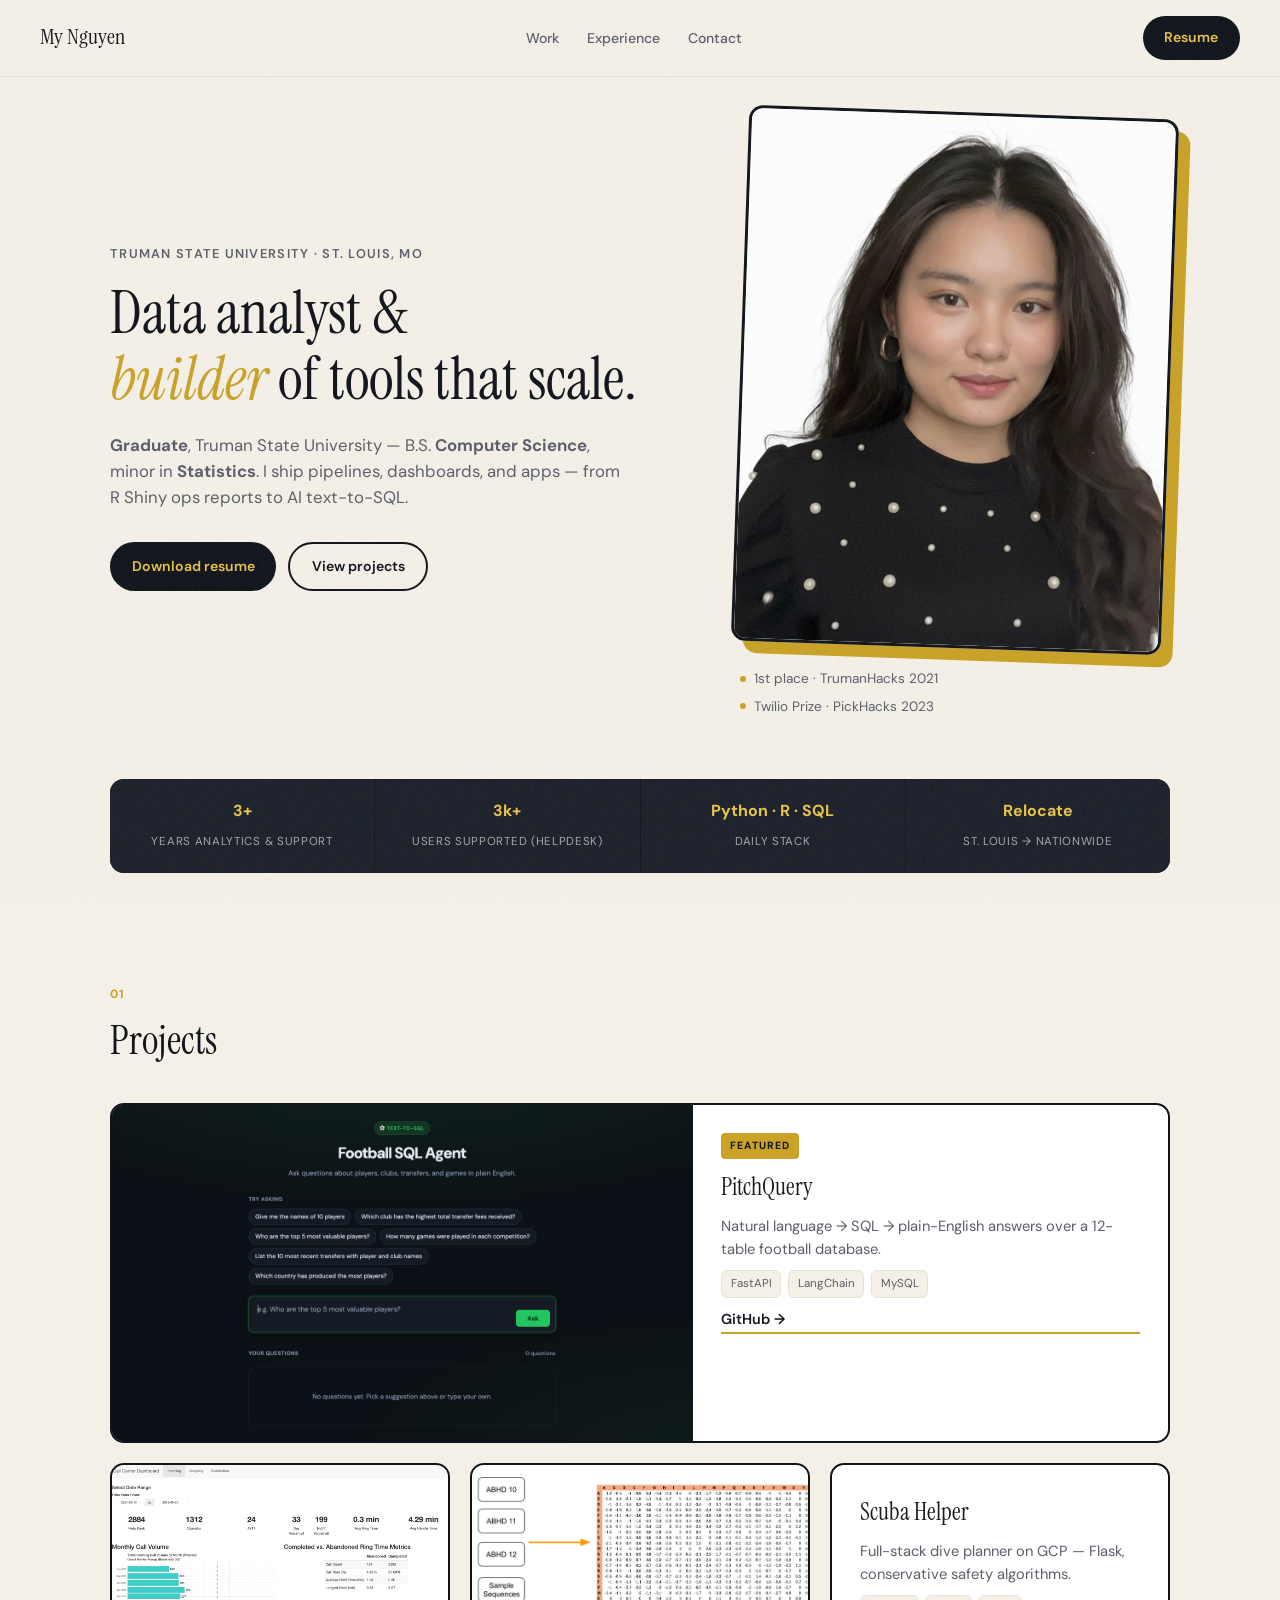
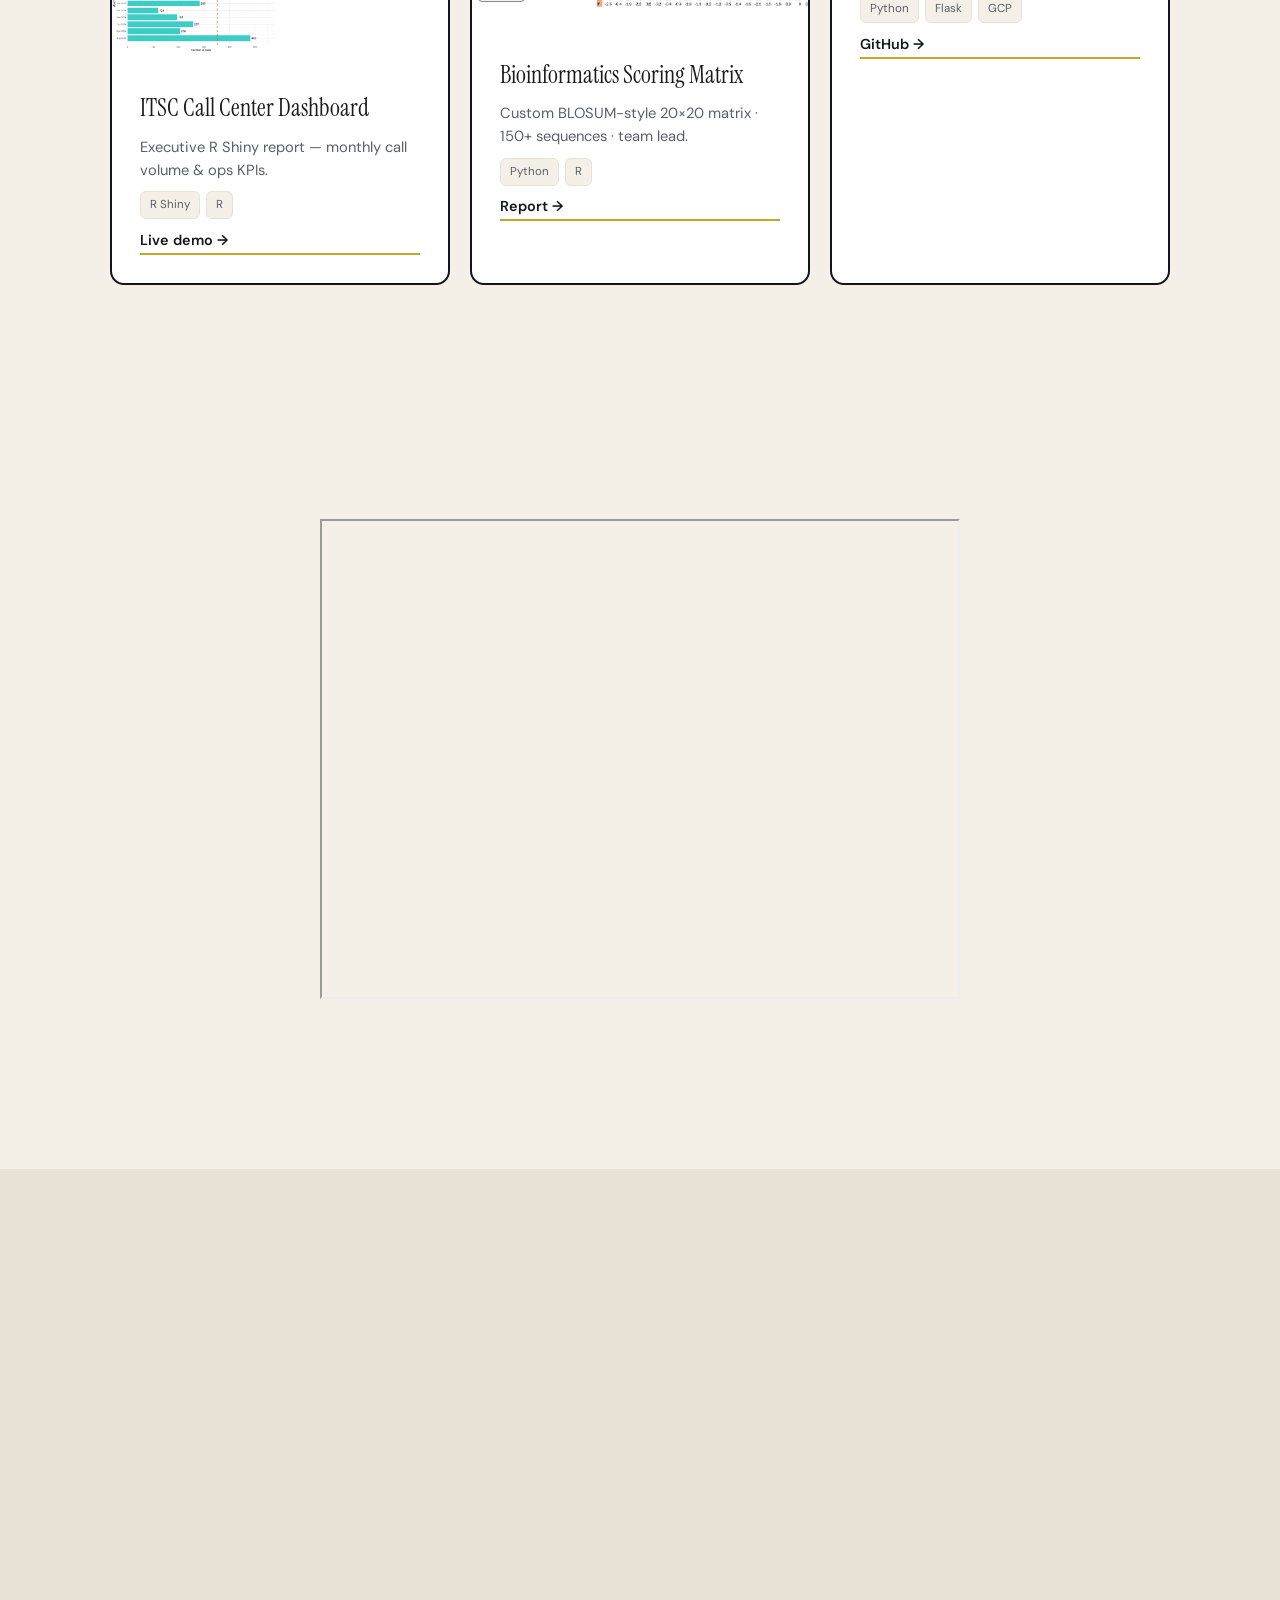
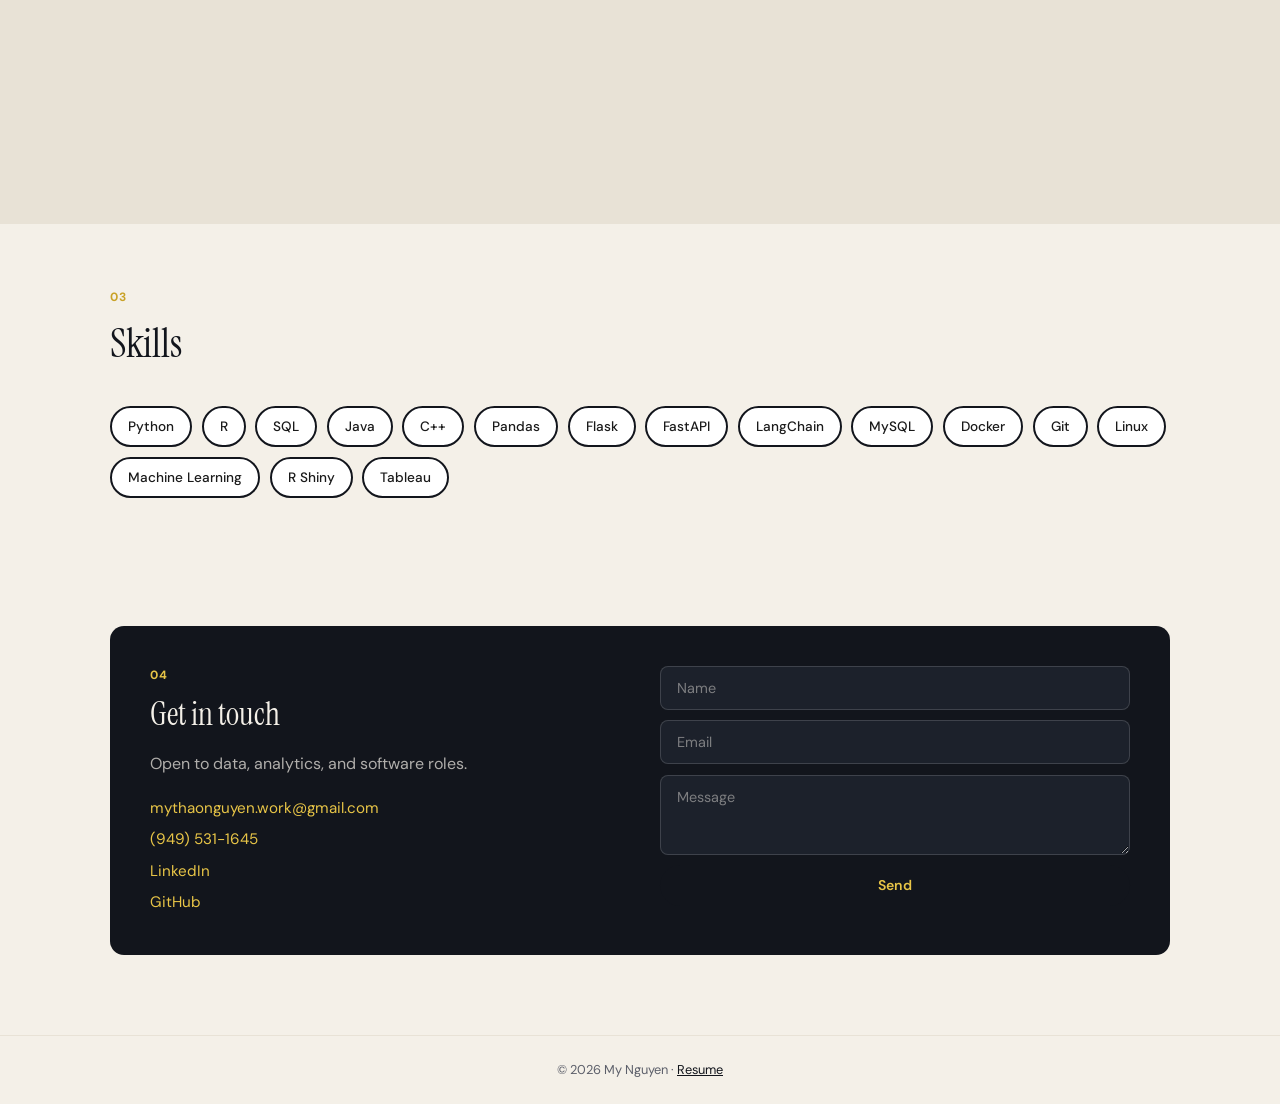
<file: index.html>
<!DOCTYPE html>
<html lang="en">
<head>
    <meta charset="UTF-8">
    <meta name="viewport" content="width=device-width, initial-scale=1.0">
    <title>My Nguyen · Data &amp; Analytics</title>
    <meta name="description" content="My Nguyen — B.S. Computer Science & Statistics minor, Truman State University. Data analyst, full-stack & ML projects.">
    <link rel="preconnect" href="https://fonts.googleapis.com">
    <link rel="preconnect" href="https://fonts.gstatic.com" crossorigin>
    <link href="https://fonts.googleapis.com/css2?family=Instrument+Serif:ital@0;1&family=DM+Sans:ital,opsz,wght@0,9..40,400;0,9..40,500;0,9..40,600;0,9..40,700;1,9..40,400&display=swap" rel="stylesheet">
    <link rel="stylesheet" href="stylesheet.css">
</head>
<body>
    <div class="grain" aria-hidden="true"></div>

    <nav class="nav">
        <a href="#home" class="nav-logo">My Nguyen</a>
        <ul class="nav-links">
            <li><a href="#work">Work</a></li>
            <li><a href="#experience">Experience</a></li>
            <li><a href="#contact">Contact</a></li>
        </ul>
        <a href="resume.pdf" class="btn btn-gold" target="_blank" rel="noopener">Resume</a>
    </nav>

    <header class="hero" id="home">
        <div class="hero-inner reveal">
            <div class="hero-text">
                <p class="label">Truman State University · St. Louis, MO</p>
                <h1 class="hero-name">Data analyst &amp;<br><em>builder</em> of tools that scale.</h1>
                <p class="hero-bio">
                    <strong>Graduate</strong>, Truman State University — B.S. <strong>Computer Science</strong>,
                    minor in <strong>Statistics</strong>. I ship pipelines, dashboards, and apps — from R Shiny ops reports to AI text-to-SQL.
                </p>
                <div class="hero-cta">
                    <a href="resume.pdf" class="btn btn-gold" target="_blank" rel="noopener">Download resume</a>
                    <a href="#work" class="btn btn-outline">View projects</a>
                </div>
            </div>
            <div class="hero-aside">
                <div class="portrait-wrap">
                    <img src="images/IMG_0112.jpg" alt="My Nguyen" class="portrait">
                </div>
                <ul class="award-list">
                    <li><span class="award-dot"></span> 1st place · TrumanHacks 2021</li>
                    <li><span class="award-dot"></span> Twilio Prize · PickHacks 2023</li>
                </ul>
            </div>
        </div>
        <div class="metric-row reveal delay-1">
            <div class="metric"><strong>3+</strong><span>years analytics &amp; support</span></div>
            <div class="metric"><strong>3k+</strong><span>users supported (helpdesk)</span></div>
            <div class="metric"><strong>Python · R · SQL</strong><span>daily stack</span></div>
            <div class="metric"><strong>Relocate</strong><span>St. Louis → nationwide</span></div>
        </div>
    </header>

    <main>
        <section id="work" class="block">
            <header class="block-head reveal">
                <span class="block-num">01</span>
                <h2>Projects</h2>
            </header>

            <article class="card card-feature reveal">
                <div class="card-visual">
                    <img src="images/output_PitchQuery.png" alt="PitchQuery">
                </div>
                <div class="card-copy">
                    <span class="tag">Featured</span>
                    <h3>PitchQuery</h3>
                    <p>Natural language → SQL → plain-English answers over a 12-table football database.</p>
                    <div class="chips"><span>FastAPI</span><span>LangChain</span><span>MySQL</span></div>
                    <a href="https://github.com/mythaonguyen/PitchQuery" class="text-link" target="_blank" rel="noopener">GitHub →</a>
                </div>
            </article>

            <div class="card-grid">
                <article class="card reveal">
                    <div class="card-visual card-visual-sm">
                        <img src="images/output_ITSC.png" alt="ITSC dashboard">
                    </div>
                    <div class="card-copy">
                        <h3>ITSC Call Center Dashboard</h3>
                        <p>Executive R Shiny report — monthly call volume &amp; ops KPIs.</p>
                        <div class="chips"><span>R Shiny</span><span>R</span></div>
                        <a href="https://itsc.shinyapps.io/ITSC_May2025" class="text-link" target="_blank" rel="noopener">Live demo →</a>
                    </div>
                </article>

                <article class="card reveal">
                    <div class="card-visual card-visual-sm">
                        <img src="images/output_Bioinformatics.png" alt="Bioinformatics">
                    </div>
                    <div class="card-copy">
                        <h3>Bioinformatics Scoring Matrix</h3>
                        <p>Custom BLOSUM-style 20×20 matrix · 150+ sequences · team lead.</p>
                        <div class="chips"><span>Python</span><span>R</span></div>
                        <a href="https://drive.google.com/drive/folders/1kYtw8YTBEoeg9QYuzcJqwKknhD3c3wiZ?usp=sharing" class="text-link" target="_blank" rel="noopener">Report →</a>
                    </div>
                </article>

                <article class="card reveal">
                    <div class="card-copy card-copy-only">
                        <h3>Scuba Helper</h3>
                        <p>Full-stack dive planner on GCP — Flask, conservative safety algorithms.</p>
                        <div class="chips"><span>Python</span><span>Flask</span><span>GCP</span></div>
                        <a href="https://github.com/mythaonguyen" class="text-link" target="_blank" rel="noopener">GitHub →</a>
                    </div>
                </article>
            </div>
        </section>
        <section class="play-section">
            <iframe
                src="https://mythaonguyen.github.io/fruit-ninja/"
                width="640"
                height="480"
                allow="camera"
                title="Face Ninja"
            ></iframe>
        </section>

        <section id="experience" class="block block-alt">
            <header class="block-head reveal">
                <span class="block-num">02</span>
                <h2>Experience</h2>
            </header>
            <div class="timeline">
                <article class="timeline-card reveal">
                    <div class="timeline-meta">
                        <h3>Reporting Analyst</h3>
                        <span>Truman IT Service Center · May 2025 – Present</span>
                    </div>
                    <p>End-to-end R pipeline, executive dashboard, data-driven staffing decisions.</p>
                </article>
                <article class="timeline-card reveal">
                    <div class="timeline-meta">
                        <h3>Academic Tutor — Computer Science</h3>
                        <span>Truman State University · Aug 2023 – Present</span>
                    </div>
                    <p>OOP, foundations, data structures &amp; algorithms — individualized study plans.</p>
                </article>
                <article class="timeline-card reveal">
                    <div class="timeline-meta">
                        <h3>Helpdesk Technician</h3>
                        <span>Truman State University · Feb 2023 – Present</span>
                    </div>
                    <p>Tier 1 support for 3,000+ users · OTRS ticketing · triage &amp; escalation.</p>
                </article>
            </div>
        </section>

        <section id="stack" class="block">
            <header class="block-head reveal">
                <span class="block-num">03</span>
                <h2>Skills</h2>
            </header>
            <div class="skills-wrap reveal">
                <span>Python</span><span>R</span><span>SQL</span><span>Java</span><span>C++</span>
                <span>Pandas</span><span>Flask</span><span>FastAPI</span><span>LangChain</span>
                <span>MySQL</span><span>Docker</span><span>Git</span><span>Linux</span>
                <span>Machine Learning</span><span>R Shiny</span><span>Tableau</span>
            </div>
        </section>

        <section id="contact" class="block block-contact">
            <div class="contact-box reveal">
                <div>
                    <span class="block-num">04</span>
                    <h2>Get in touch</h2>
                    <p class="contact-lead">Open to data, analytics, and software roles.</p>
                    <div class="contact-row">
                        <a href="mailto:mythaonguyen.work@gmail.com">mythaonguyen.work@gmail.com</a>
                        <a href="tel:+19495311645">(949) 531-1645</a>
                        <a href="https://www.linkedin.com/in/mythaonguyen0305/" target="_blank" rel="noopener">LinkedIn</a>
                        <a href="https://github.com/mythaonguyen" target="_blank" rel="noopener">GitHub</a>
                    </div>
                </div>
                <form class="mini-form" id="contactForm">
                    <input type="text" id="firstName" placeholder="Name" required>
                    <input type="email" id="email" placeholder="Email" required>
                    <textarea id="message" placeholder="Message" rows="3" required></textarea>
                    <button type="submit" class="btn btn-gold btn-full">Send</button>
                </form>
            </div>
        </section>
    </main>

    <footer class="footer">
        <p>© 2026 My Nguyen · <a href="resume.pdf" target="_blank" rel="noopener">Resume</a></p>
    </footer>

    <script src="main.js"></script>
</body>
</html>
</file>
<file: stylesheet.css>
:root {
    --ink: #12151c;
    --ink-soft: #1c212b;
    --paper: #f4f0e8;
    --paper-dim: #e8e2d6;
    --gold: #c9a227;
    --gold-light: #e8c547;
    --text: #1a1a1a;
    --muted: #5c5f6a;
    --serif: "Instrument Serif", Georgia, serif;
    --sans: "DM Sans", system-ui, sans-serif;
    --radius: 14px;
}

* {
    margin: 0;
    padding: 0;
    box-sizing: border-box;
}

html {
    scroll-behavior: smooth;
}

body {
    font-family: var(--sans);
    background: var(--paper);
    color: var(--text);
    line-height: 1.55;
}

.grain {
    position: fixed;
    inset: 0;
    pointer-events: none;
    z-index: 9999;
    opacity: 0.04;
    background-image: url("data:image/svg+xml,%3Csvg viewBox='0 0 256 256' xmlns='http://www.w3.org/2000/svg'%3E%3Cfilter id='n'%3E%3CfeTurbulence type='fractalNoise' baseFrequency='0.9' numOctaves='4' stitchTiles='stitch'/%3E%3C/filter%3E%3Crect width='100%25' height='100%25' filter='url(%23n)'/%3E%3C/svg%3E");
}

/* Nav */
.nav {
    position: fixed;
    top: 0;
    left: 0;
    right: 0;
    z-index: 100;
    display: flex;
    align-items: center;
    justify-content: space-between;
    padding: 1rem clamp(1.25rem, 4vw, 2.5rem);
    background: rgba(244, 240, 232, 0.85);
    backdrop-filter: blur(10px);
    border-bottom: 1px solid var(--paper-dim);
}

.nav-logo {
    font-family: var(--serif);
    font-size: 1.35rem;
    font-weight: 400;
    color: var(--ink);
    text-decoration: none;
}

.nav-links {
    list-style: none;
    display: flex;
    gap: 1.75rem;
}

.nav-links a {
    text-decoration: none;
    color: var(--muted);
    font-size: 0.88rem;
    font-weight: 500;
    transition: color 0.2s;
}

.nav-links a:hover {
    color: var(--ink);
}

/* Buttons */
.btn {
    display: inline-flex;
    align-items: center;
    justify-content: center;
    padding: 0.7rem 1.35rem;
    border-radius: 999px;
    font-family: var(--sans);
    font-size: 0.88rem;
    font-weight: 600;
    text-decoration: none;
    border: none;
    cursor: pointer;
    transition: transform 0.2s, box-shadow 0.2s;
}

.btn:hover {
    transform: translateY(-2px);
}

.btn-gold {
    background: var(--ink);
    color: var(--gold-light);
}

.btn-gold:hover {
    box-shadow: 0 8px 24px rgba(18, 21, 28, 0.25);
}

.btn-outline {
    background: transparent;
    color: var(--ink);
    border: 2px solid var(--ink);
}

.btn-full {
    width: 100%;
}

.text-link {
    color: var(--ink);
    font-weight: 600;
    text-decoration: none;
    font-size: 0.9rem;
    border-bottom: 2px solid var(--gold);
    padding-bottom: 2px;
    transition: color 0.2s;
}

.text-link:hover {
    color: var(--gold);
}

/* Hero */
.hero {
    padding: 7rem clamp(1.25rem, 4vw, 2.5rem) 3rem;
    max-width: 1140px;
    margin: 0 auto;
    min-height: 92vh;
    display: flex;
    flex-direction: column;
    justify-content: center;
}

.hero-inner {
    display: grid;
    grid-template-columns: 1.15fr 0.85fr;
    gap: 3rem;
    align-items: center;
}

.label {
    font-size: 0.8rem;
    font-weight: 600;
    text-transform: uppercase;
    letter-spacing: 0.1em;
    color: var(--muted);
    margin-bottom: 1rem;
}

.hero-name {
    font-family: var(--serif);
    font-size: clamp(2.5rem, 6vw, 3.75rem);
    font-weight: 400;
    line-height: 1.1;
    color: var(--ink);
    margin-bottom: 1.25rem;
}

.hero-name em {
    font-style: italic;
    color: var(--gold);
}

.hero-bio {
    font-size: 1.05rem;
    color: var(--muted);
    max-width: 32rem;
    margin-bottom: 2rem;
}

.hero-cta {
    display: flex;
    gap: 0.75rem;
    flex-wrap: wrap;
}

.portrait-wrap {
    border-radius: var(--radius);
    overflow: hidden;
    border: 3px solid var(--ink);
    box-shadow: 12px 12px 0 var(--gold);
    transform: rotate(2deg);
    transition: transform 0.4s ease;
}

.portrait-wrap:hover {
    transform: rotate(0deg) scale(1.02);
}

.portrait {
    width: 100%;
    display: block;
    aspect-ratio: 4/5;
    object-fit: cover;
}

.award-list {
    list-style: none;
    margin-top: 1.25rem;
    font-size: 0.85rem;
    color: var(--muted);
}

.award-list li {
    display: flex;
    align-items: center;
    gap: 0.5rem;
    margin-bottom: 0.4rem;
}

.award-dot {
    width: 6px;
    height: 6px;
    background: var(--gold);
    border-radius: 50%;
}

.metric-row {
    display: grid;
    grid-template-columns: repeat(4, 1fr);
    gap: 1px;
    background: var(--ink);
    border-radius: var(--radius);
    overflow: hidden;
    margin-top: 3.5rem;
}

.metric {
    background: var(--ink-soft);
    padding: 1.25rem 1rem;
    text-align: center;
    color: var(--paper);
}

.metric strong {
    display: block;
    font-size: 1rem;
    margin-bottom: 0.25rem;
    color: var(--gold-light);
}

.metric span {
    font-size: 0.72rem;
    color: rgba(244, 240, 232, 0.65);
    text-transform: uppercase;
    letter-spacing: 0.06em;
}

/* Blocks */
.block {
    max-width: 1140px;
    margin: 0 auto;
    padding: 4rem clamp(1.25rem, 4vw, 2.5rem);
}

.block-alt {
    background: var(--paper-dim);
    max-width: none;
    padding-left: clamp(1.25rem, 4vw, 2.5rem);
    padding-right: clamp(1.25rem, 4vw, 2.5rem);
}

.block-alt .timeline {
    max-width: 1140px;
    margin: 0 auto;
}

.block-head {
    margin-bottom: 2rem;
}

.block-num {
    font-size: 0.75rem;
    font-weight: 700;
    color: var(--gold);
    letter-spacing: 0.12em;
    display: block;
    margin-bottom: 0.35rem;
}

.block-head h2 {
    font-family: var(--serif);
    font-size: clamp(2rem, 4vw, 2.5rem);
    font-weight: 400;
    color: var(--ink);
}

/* Project cards */
.card {
    background: #fff;
    border: 2px solid var(--ink);
    border-radius: var(--radius);
    overflow: hidden;
    transition: transform 0.3s ease, box-shadow 0.3s ease;
}

.card:hover {
    transform: translateY(-6px);
    box-shadow: 8px 8px 0 var(--gold);
}

.card-feature {
    display: grid;
    grid-template-columns: 1.1fr 0.9fr;
    margin-bottom: 1.25rem;
}

.card-visual {
    background: var(--ink);
    min-height: 260px;
    overflow: hidden;
}

.card-visual-sm {
    min-height: 160px;
}

.card-visual img {
    width: 100%;
    height: 100%;
    object-fit: cover;
    object-position: top;
    transition: transform 0.5s ease;
}

.card:hover .card-visual img {
    transform: scale(1.04);
}

.card-copy {
    padding: 1.75rem;
    display: flex;
    flex-direction: column;
    gap: 0.6rem;
}

.card-copy-only {
    min-height: 200px;
    justify-content: center;
}

.card-copy h3 {
    font-family: var(--serif);
    font-size: 1.5rem;
    font-weight: 400;
}

.card-copy p {
    color: var(--muted);
    font-size: 0.92rem;
}

.tag {
    display: inline-block;
    width: fit-content;
    font-size: 0.65rem;
    font-weight: 700;
    text-transform: uppercase;
    letter-spacing: 0.1em;
    background: var(--gold);
    color: var(--ink);
    padding: 0.3rem 0.6rem;
    border-radius: 4px;
}

.chips {
    display: flex;
    flex-wrap: wrap;
    gap: 0.4rem;
}

.chips span {
    font-size: 0.72rem;
    padding: 0.25rem 0.55rem;
    background: var(--paper);
    border: 1px solid var(--paper-dim);
    border-radius: 6px;
    color: var(--muted);
}

.card-grid {
    display: grid;
    grid-template-columns: repeat(3, 1fr);
    gap: 1.25rem;
}

.card-grid .card {
    display: flex;
    flex-direction: column;
}

/* Timeline */
.timeline {
    display: flex;
    flex-direction: column;
    gap: 1rem;
}

.timeline-card {
    background: #fff;
    border-left: 4px solid var(--gold);
    padding: 1.25rem 1.5rem;
    border-radius: 0 var(--radius) var(--radius) 0;
    box-shadow: 0 2px 12px rgba(0, 0, 0, 0.04);
}

.timeline-meta h3 {
    font-size: 1.1rem;
    font-weight: 600;
    margin-bottom: 0.2rem;
}

.timeline-meta span {
    font-size: 0.82rem;
    color: var(--muted);
}

.timeline-card > p {
    margin-top: 0.5rem;
    font-size: 0.9rem;
    color: var(--muted);
}

/* Skills */
.skills-wrap {
    display: flex;
    flex-wrap: wrap;
    gap: 0.6rem;
}

.skills-wrap span {
    padding: 0.5rem 1rem;
    background: #fff;
    border: 2px solid var(--ink);
    border-radius: 999px;
    font-size: 0.85rem;
    font-weight: 500;
    transition: background 0.2s, color 0.2s;
}

.skills-wrap span:hover {
    background: var(--ink);
    color: var(--gold-light);
}

/* Contact */
.block-contact {
    padding-bottom: 5rem;
}

.contact-box {
    max-width: 1140px;
    margin: 0 auto;
    display: grid;
    grid-template-columns: 1fr 1fr;
    gap: 2.5rem;
    padding: 2.5rem;
    background: var(--ink);
    color: var(--paper);
    border-radius: var(--radius);
}

.contact-box .block-num {
    color: var(--gold-light);
}

.contact-box h2 {
    font-family: var(--serif);
    font-size: 2rem;
    font-weight: 400;
    margin: 0.25rem 0 0.75rem;
}

.contact-lead {
    color: rgba(244, 240, 232, 0.7);
    margin-bottom: 1.25rem;
}

.contact-row {
    display: flex;
    flex-direction: column;
    gap: 0.5rem;
}

.contact-row a {
    color: var(--gold-light);
    text-decoration: none;
    font-size: 0.95rem;
}

.contact-row a:hover {
    text-decoration: underline;
}

.mini-form {
    display: flex;
    flex-direction: column;
    gap: 0.65rem;
}

.mini-form input,
.mini-form textarea {
    padding: 0.75rem 1rem;
    border: 1px solid rgba(255, 255, 255, 0.15);
    border-radius: 8px;
    background: var(--ink-soft);
    color: var(--paper);
    font-family: var(--sans);
    font-size: 0.9rem;
}

.mini-form input::placeholder,
.mini-form textarea::placeholder {
    color: rgba(244, 240, 232, 0.45);
}

.mini-form input:focus,
.mini-form textarea:focus {
    outline: none;
    border-color: var(--gold);
}

.footer {
    text-align: center;
    padding: 1.5rem;
    font-size: 0.8rem;
    color: var(--muted);
    border-top: 1px solid var(--paper-dim);
}

.footer a {
    color: var(--ink);
}

/* Reveal */
.reveal {
    opacity: 0;
    transform: translateY(20px);
    transition: opacity 0.65s ease, transform 0.65s ease;
}

.reveal.visible {
    opacity: 1;
    transform: none;
}

.delay-1 {
    transition-delay: 0.15s;
}

/* Responsive */
@media (max-width: 900px) {
    .hero-inner {
        grid-template-columns: 1fr;
    }

    .hero-aside {
        order: -1;
        max-width: 280px;
        margin: 0 auto;
    }

    .metric-row {
        grid-template-columns: repeat(2, 1fr);
    }

    .card-feature {
        grid-template-columns: 1fr;
    }

    .card-grid {
        grid-template-columns: 1fr;
    }

    .contact-box {
        grid-template-columns: 1fr;
    }

    .nav-links {
        display: none;
    }
}

@media (max-width: 480px) {
    .metric-row {
        grid-template-columns: 1fr;
    }
}

.play-section {
    display: flex;
    justify-content: center;
    align-items: center;
    width: 100%;
    min-height: calc(100vh - 5rem);
    padding: 4rem clamp(1.25rem, 4vw, 2.5rem);
}

.play-section iframe {
    display: block;
    margin: 0 auto;
    max-width: 100%;
}
</file>
